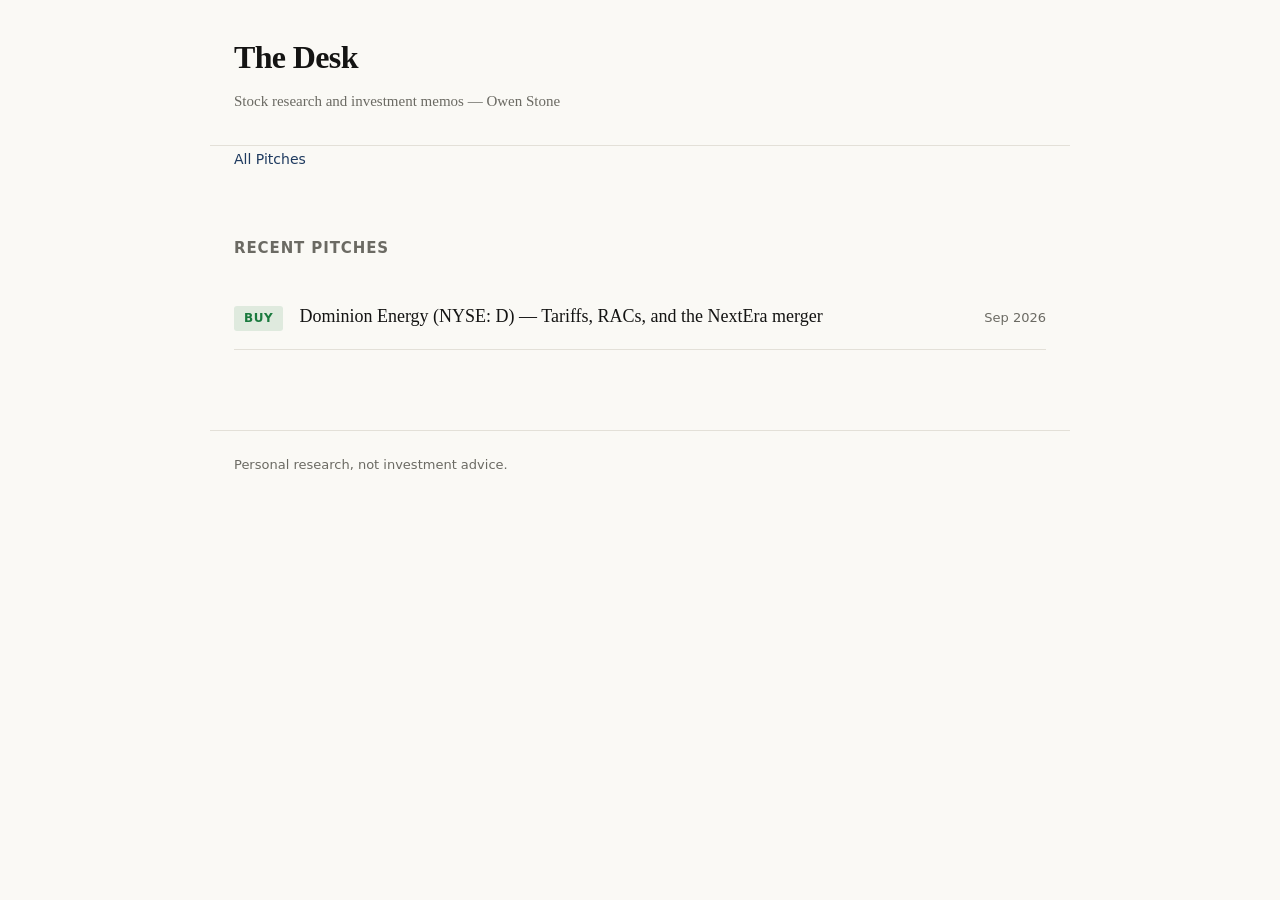
<file: index.html>
<!doctype html>
<html lang="en">
<head>
<meta charset="utf-8">
<meta name="viewport" content="width=device-width, initial-scale=1">
<title>The Desk</title>
<link rel="stylesheet" href="style.css">
</head>
<body>
<header>
  <h1>The Desk</h1>
  <p>Stock research and investment memos — Owen Stone</p>
</header>
<nav>
  <a href="index.html">All Pitches</a>
</nav>
<main>
  <h2 style="font-family: system-ui, sans-serif; font-size: 15px; text-transform: uppercase; letter-spacing: 0.06em; color: #6b6a63; margin-top: 32px;">Recent Pitches</h2>
  <ul class="pitch-list">
    <li class="pitch-row">
      <span class="rating buy">BUY</span>
      <a href="pitches/dominion.html">Dominion Energy (NYSE: D) — Tariffs, RACs, and the NextEra merger</a>
      <span class="pitch-date">Sep 2026</span>
    </li>
    <!--
      Add a new row here for each new pitch, copied from the block above.
      Rating classes: "buy", "watch", "pass"
    -->
  </ul>
</main>
<footer>
  Personal research, not investment advice.
</footer>
</body>
</html>
</file>
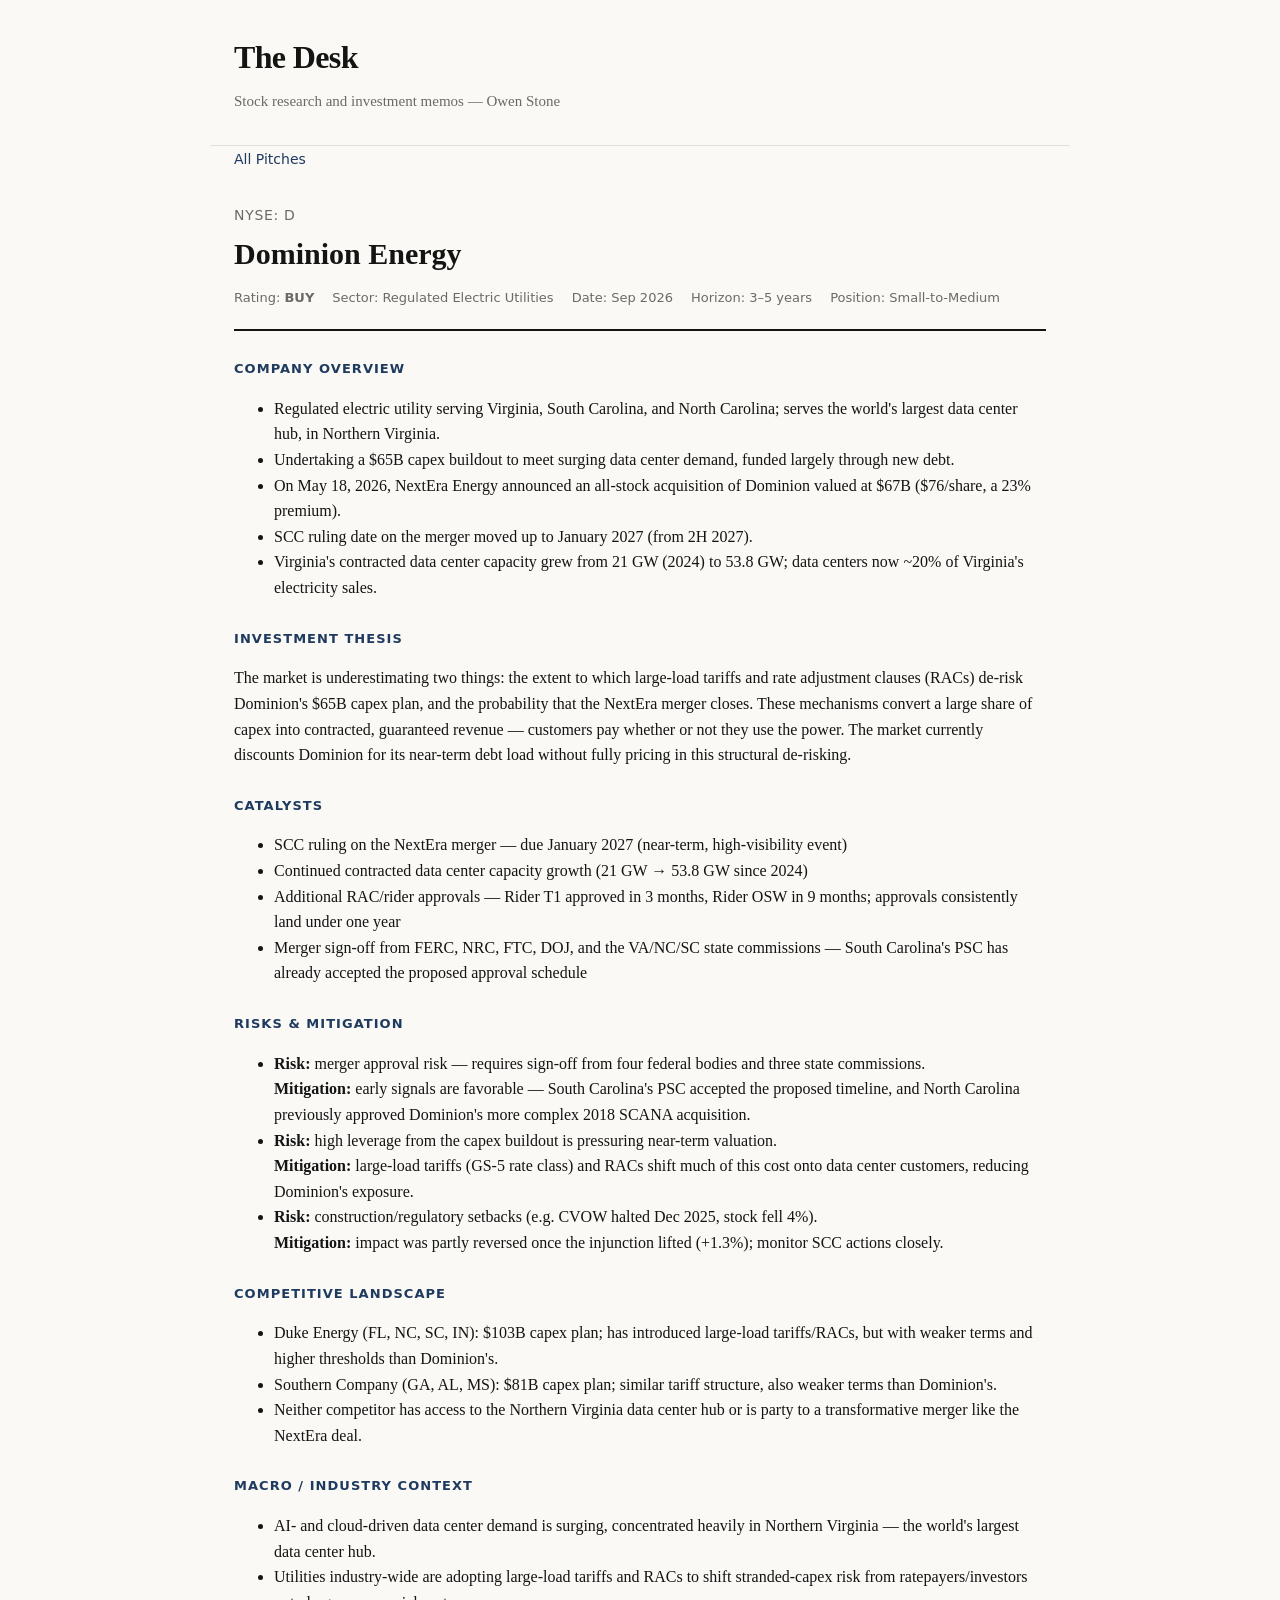
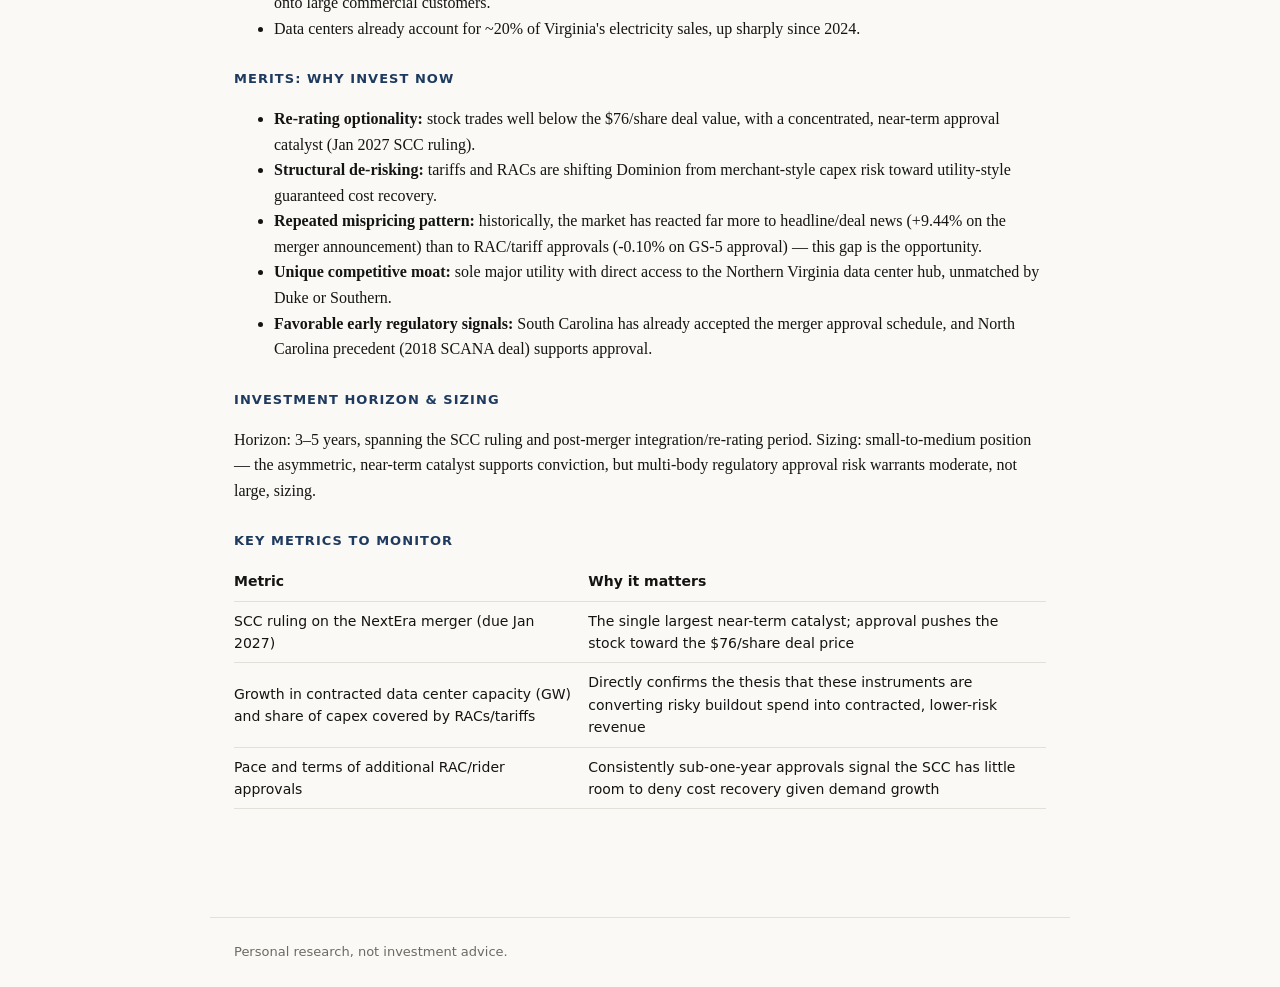
<file: pitches/dominion.html>
<!doctype html>
<html lang="en">
<head>
<meta charset="utf-8">
<meta name="viewport" content="width=device-width, initial-scale=1">
<title>Dominion Energy — The Desk</title>
<link rel="stylesheet" href="../style.css">
</head>
<body>
<header>
  <h1>The Desk</h1>
  <p>Stock research and investment memos — Owen Stone</p>
</header>
<nav>
  <a href="../index.html">All Pitches</a>
</nav>
<main>

  <div class="memo-header">
    <div class="ticker">NYSE: D</div>
    <h1>Dominion Energy</h1>
    <div class="memo-meta">
      <span>Rating: <strong>BUY</strong></span>
      <span>Sector: Regulated Electric Utilities</span>
      <span>Date: Sep 2026</span>
      <span>Horizon: 3–5 years</span>
      <span>Position: Small-to-Medium</span>
    </div>
  </div>

  <section class="memo-section">
    <h2>Company Overview</h2>
    <ul>
      <li>Regulated electric utility serving Virginia, South Carolina, and North Carolina; serves the world's largest data center hub, in Northern Virginia.</li>
      <li>Undertaking a $65B capex buildout to meet surging data center demand, funded largely through new debt.</li>
      <li>On May 18, 2026, NextEra Energy announced an all-stock acquisition of Dominion valued at $67B ($76/share, a 23% premium).</li>
      <li>SCC ruling date on the merger moved up to January 2027 (from 2H 2027).</li>
      <li>Virginia's contracted data center capacity grew from 21 GW (2024) to 53.8 GW; data centers now ~20% of Virginia's electricity sales.</li>
    </ul>
  </section>

  <section class="memo-section">
    <h2>Investment Thesis</h2>
    <p>The market is underestimating two things: the extent to which large-load tariffs and rate adjustment
    clauses (RACs) de-risk Dominion's $65B capex plan, and the probability that the NextEra merger closes.
    These mechanisms convert a large share of capex into contracted, guaranteed revenue — customers pay whether
    or not they use the power. The market currently discounts Dominion for its near-term debt load without fully
    pricing in this structural de-risking.</p>
  </section>

  <section class="memo-section">
    <h2>Catalysts</h2>
    <ul>
      <li>SCC ruling on the NextEra merger — due January 2027 (near-term, high-visibility event)</li>
      <li>Continued contracted data center capacity growth (21 GW → 53.8 GW since 2024)</li>
      <li>Additional RAC/rider approvals — Rider T1 approved in 3 months, Rider OSW in 9 months; approvals
      consistently land under one year</li>
      <li>Merger sign-off from FERC, NRC, FTC, DOJ, and the VA/NC/SC state commissions — South Carolina's PSC has
      already accepted the proposed approval schedule</li>
    </ul>
  </section>

  <section class="memo-section">
    <h2>Risks &amp; Mitigation</h2>
    <ul>
      <li><strong>Risk:</strong> merger approval risk — requires sign-off from four federal bodies and three
      state commissions.<br><strong>Mitigation:</strong> early signals are favorable — South Carolina's PSC
      accepted the proposed timeline, and North Carolina previously approved Dominion's more complex 2018 SCANA
      acquisition.</li>
      <li><strong>Risk:</strong> high leverage from the capex buildout is pressuring near-term valuation.<br>
      <strong>Mitigation:</strong> large-load tariffs (GS-5 rate class) and RACs shift much of this cost onto
      data center customers, reducing Dominion's exposure.</li>
      <li><strong>Risk:</strong> construction/regulatory setbacks (e.g. CVOW halted Dec 2025, stock fell
      4%).<br><strong>Mitigation:</strong> impact was partly reversed once the injunction lifted (+1.3%); monitor
      SCC actions closely.</li>
    </ul>
  </section>

  <section class="memo-section">
    <h2>Competitive Landscape</h2>
    <ul>
      <li>Duke Energy (FL, NC, SC, IN): $103B capex plan; has introduced large-load tariffs/RACs, but with
      weaker terms and higher thresholds than Dominion's.</li>
      <li>Southern Company (GA, AL, MS): $81B capex plan; similar tariff structure, also weaker terms than
      Dominion's.</li>
      <li>Neither competitor has access to the Northern Virginia data center hub or is party to a transformative
      merger like the NextEra deal.</li>
    </ul>
  </section>

  <section class="memo-section">
    <h2>Macro / Industry Context</h2>
    <ul>
      <li>AI- and cloud-driven data center demand is surging, concentrated heavily in Northern Virginia — the
      world's largest data center hub.</li>
      <li>Utilities industry-wide are adopting large-load tariffs and RACs to shift stranded-capex risk from
      ratepayers/investors onto large commercial customers.</li>
      <li>Data centers already account for ~20% of Virginia's electricity sales, up sharply since 2024.</li>
    </ul>
  </section>

  <section class="memo-section">
    <h2>Merits: Why Invest Now</h2>
    <ul>
      <li><strong>Re-rating optionality:</strong> stock trades well below the $76/share deal value, with a
      concentrated, near-term approval catalyst (Jan 2027 SCC ruling).</li>
      <li><strong>Structural de-risking:</strong> tariffs and RACs are shifting Dominion from merchant-style
      capex risk toward utility-style guaranteed cost recovery.</li>
      <li><strong>Repeated mispricing pattern:</strong> historically, the market has reacted far more to
      headline/deal news (+9.44% on the merger announcement) than to RAC/tariff approvals (-0.10% on GS-5
      approval) — this gap is the opportunity.</li>
      <li><strong>Unique competitive moat:</strong> sole major utility with direct access to the Northern
      Virginia data center hub, unmatched by Duke or Southern.</li>
      <li><strong>Favorable early regulatory signals:</strong> South Carolina has already accepted the merger
      approval schedule, and North Carolina precedent (2018 SCANA deal) supports approval.</li>
    </ul>
  </section>

  <section class="memo-section">
    <h2>Investment Horizon &amp; Sizing</h2>
    <p>Horizon: 3–5 years, spanning the SCC ruling and post-merger integration/re-rating period. Sizing:
    small-to-medium position — the asymmetric, near-term catalyst supports conviction, but multi-body
    regulatory approval risk warrants moderate, not large, sizing.</p>
  </section>

  <section class="memo-section">
    <h2>Key Metrics to Monitor</h2>
    <table class="metrics-table">
      <tr><th>Metric</th><th>Why it matters</th></tr>
      <tr><td>SCC ruling on the NextEra merger (due Jan 2027)</td><td>The single largest near-term catalyst; approval pushes the stock toward the $76/share deal price</td></tr>
      <tr><td>Growth in contracted data center capacity (GW) and share of capex covered by RACs/tariffs</td><td>Directly confirms the thesis that these instruments are converting risky buildout spend into contracted, lower-risk revenue</td></tr>
      <tr><td>Pace and terms of additional RAC/rider approvals</td><td>Consistently sub-one-year approvals signal the SCC has little room to deny cost recovery given demand growth</td></tr>
    </table>
  </section>

</main>
<footer>
  Personal research, not investment advice.
</footer>
</body>
</html>
</file>
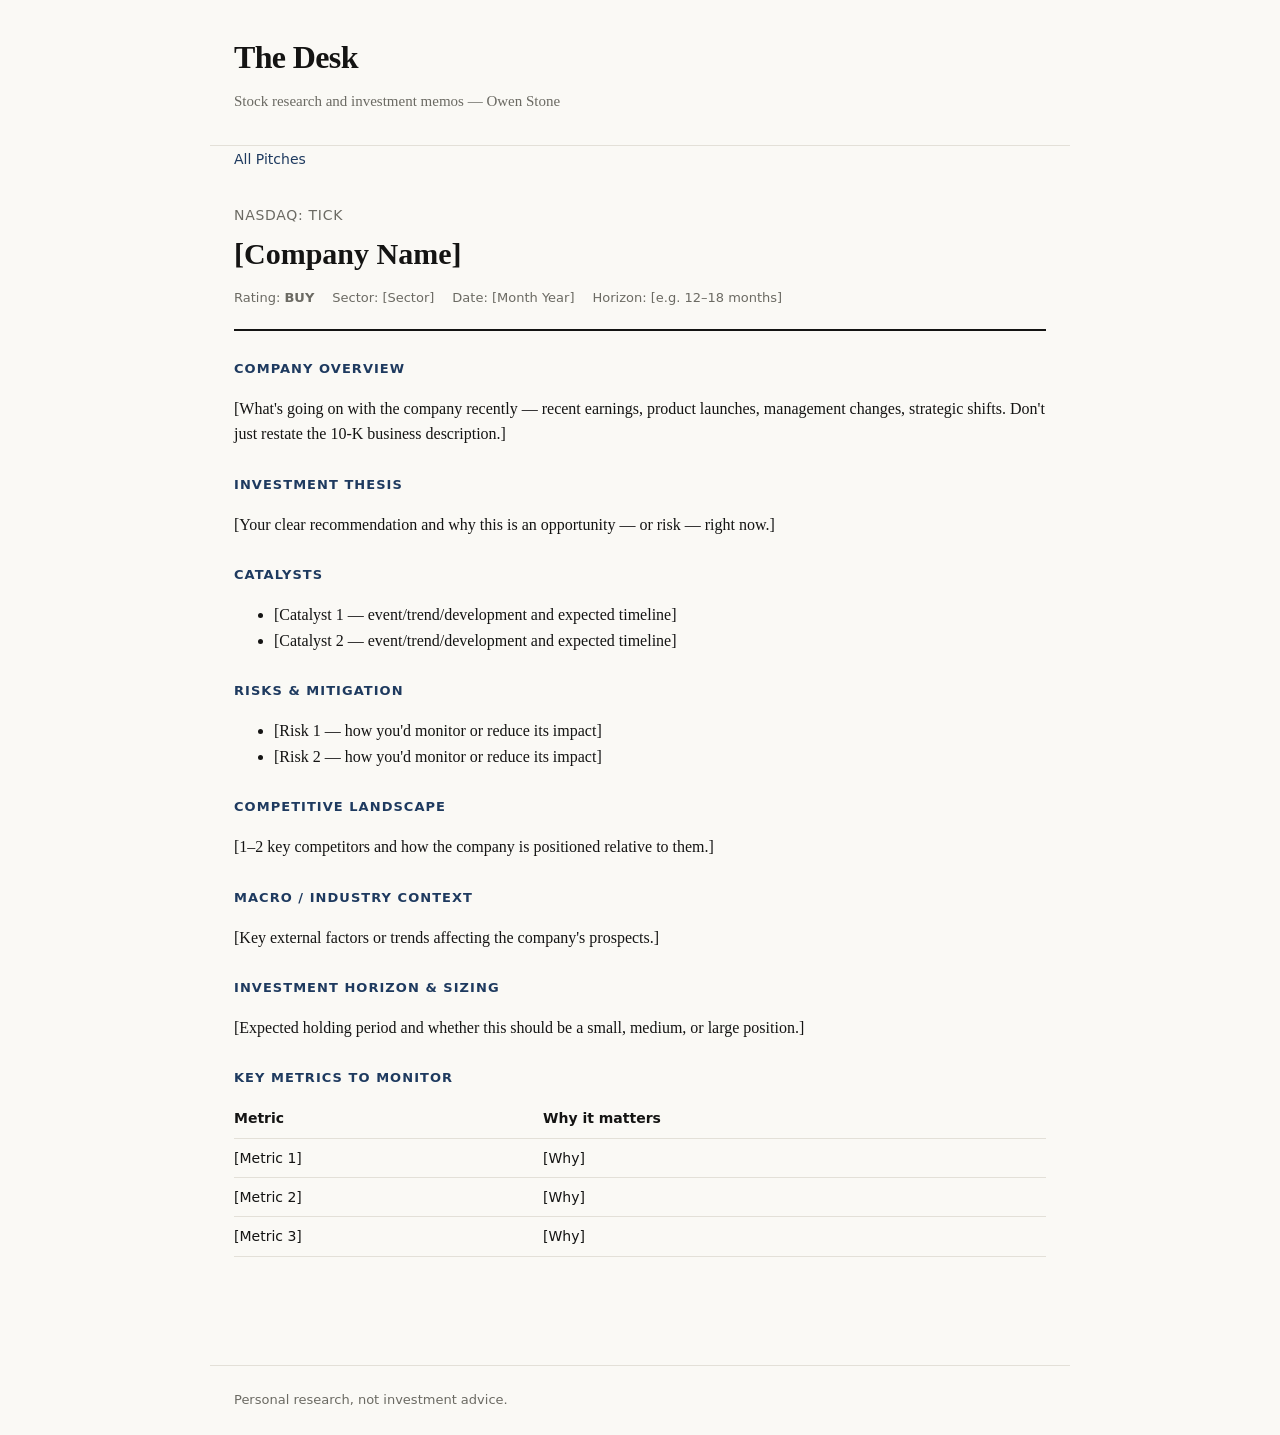
<file: pitches/template.html>
<!doctype html>
<html lang="en">
<head>
<meta charset="utf-8">
<meta name="viewport" content="width=device-width, initial-scale=1">
<title>[Company Name] — The Desk</title>
<link rel="stylesheet" href="../style.css">
</head>
<body>
<header>
  <h1>The Desk</h1>
  <p>Stock research and investment memos — Owen Stone</p>
</header>
<nav>
  <a href="../index.html">All Pitches</a>
</nav>
<main>

  <div class="memo-header">
    <div class="ticker">NASDAQ: TICK</div>
    <h1>[Company Name]</h1>
    <div class="memo-meta">
      <span>Rating: <strong>BUY</strong></span>
      <span>Sector: [Sector]</span>
      <span>Date: [Month Year]</span>
      <span>Horizon: [e.g. 12–18 months]</span>
    </div>
  </div>

  <section class="memo-section">
    <h2>Company Overview</h2>
    <p>[What's going on with the company recently — recent earnings, product launches,
    management changes, strategic shifts. Don't just restate the 10-K business description.]</p>
  </section>

  <section class="memo-section">
    <h2>Investment Thesis</h2>
    <p>[Your clear recommendation and why this is an opportunity — or risk — right now.]</p>
  </section>

  <section class="memo-section">
    <h2>Catalysts</h2>
    <ul>
      <li>[Catalyst 1 — event/trend/development and expected timeline]</li>
      <li>[Catalyst 2 — event/trend/development and expected timeline]</li>
    </ul>
  </section>

  <section class="memo-section">
    <h2>Risks &amp; Mitigation</h2>
    <ul>
      <li>[Risk 1 — how you'd monitor or reduce its impact]</li>
      <li>[Risk 2 — how you'd monitor or reduce its impact]</li>
    </ul>
  </section>

  <section class="memo-section">
    <h2>Competitive Landscape</h2>
    <p>[1–2 key competitors and how the company is positioned relative to them.]</p>
  </section>

  <section class="memo-section">
    <h2>Macro / Industry Context</h2>
    <p>[Key external factors or trends affecting the company's prospects.]</p>
  </section>

  <section class="memo-section">
    <h2>Investment Horizon &amp; Sizing</h2>
    <p>[Expected holding period and whether this should be a small, medium, or large position.]</p>
  </section>

  <section class="memo-section">
    <h2>Key Metrics to Monitor</h2>
    <table class="metrics-table">
      <tr><th>Metric</th><th>Why it matters</th></tr>
      <tr><td>[Metric 1]</td><td>[Why]</td></tr>
      <tr><td>[Metric 2]</td><td>[Why]</td></tr>
      <tr><td>[Metric 3]</td><td>[Why]</td></tr>
    </table>
  </section>

</main>
<footer>
  Personal research, not investment advice.
</footer>
</body>
</html>
</file>
<file: style.css>
:root {
  --ink: #141413;
  --paper: #faf9f5;
  --line: #e3e0d8;
  --accent: #1e3a5f;
  --muted: #6b6a63;
  --buy: #1a7a3e;
  --watch: #b45309;
  --pass: #a3372a;
}

* { box-sizing: border-box; }

body {
  margin: 0;
  font-family: Georgia, 'Times New Roman', serif;
  background: var(--paper);
  color: var(--ink);
  line-height: 1.6;
}

header {
  border-bottom: 1px solid var(--line);
  padding: 32px 24px;
  max-width: 860px;
  margin: 0 auto;
}

header h1 {
  margin: 0;
  font-size: 32px;
  letter-spacing: -0.02em;
}

header p {
  margin: 6px 0 0;
  color: var(--muted);
  font-size: 15px;
}

nav {
  max-width: 860px;
  margin: 0 auto;
  padding: 0 24px;
}

nav a {
  color: var(--accent);
  text-decoration: none;
  font-family: system-ui, sans-serif;
  font-size: 14px;
  margin-right: 20px;
}

nav a:hover { text-decoration: underline; }

main {
  max-width: 860px;
  margin: 0 auto;
  padding: 32px 24px 80px;
}

.pitch-list {
  list-style: none;
  padding: 0;
  margin: 24px 0 0;
}

.pitch-row {
  display: flex;
  align-items: baseline;
  gap: 16px;
  padding: 18px 0;
  border-bottom: 1px solid var(--line);
}

.pitch-row a {
  color: var(--ink);
  text-decoration: none;
  font-size: 18px;
  flex-grow: 1;
}

.pitch-row a:hover { color: var(--accent); }

.pitch-date {
  font-family: system-ui, sans-serif;
  font-size: 13px;
  color: var(--muted);
  white-space: nowrap;
}

.rating {
  font-family: system-ui, sans-serif;
  font-size: 12px;
  font-weight: 700;
  letter-spacing: 0.05em;
  padding: 3px 10px;
  border-radius: 3px;
  white-space: nowrap;
}

.rating.buy { background: rgba(26,122,62,0.12); color: var(--buy); }
.rating.watch { background: rgba(180,83,9,0.12); color: var(--watch); }
.rating.pass { background: rgba(163,55,42,0.12); color: var(--pass); }

.memo-header {
  border-bottom: 2px solid var(--ink);
  padding-bottom: 20px;
  margin-bottom: 28px;
}

.memo-header .ticker {
  font-family: system-ui, sans-serif;
  font-size: 14px;
  color: var(--muted);
  text-transform: uppercase;
  letter-spacing: 0.05em;
}

.memo-header h1 {
  margin: 4px 0 10px;
  font-size: 30px;
}

.memo-meta {
  font-family: system-ui, sans-serif;
  font-size: 13px;
  color: var(--muted);
  display: flex;
  gap: 18px;
  flex-wrap: wrap;
}

section.memo-section {
  margin-bottom: 28px;
}

section.memo-section h2 {
  font-family: system-ui, sans-serif;
  font-size: 13px;
  text-transform: uppercase;
  letter-spacing: 0.08em;
  color: var(--accent);
  margin: 0 0 10px;
}

section.memo-section p, section.memo-section li {
  font-size: 16px;
}

.metrics-table {
  width: 100%;
  border-collapse: collapse;
  font-family: system-ui, sans-serif;
  font-size: 14px;
  margin-top: 8px;
}

.metrics-table th, .metrics-table td {
  text-align: left;
  padding: 8px 12px 8px 0;
  border-bottom: 1px solid var(--line);
}

footer {
  max-width: 860px;
  margin: 0 auto;
  padding: 24px;
  color: var(--muted);
  font-family: system-ui, sans-serif;
  font-size: 13px;
  border-top: 1px solid var(--line);
}
</file>
